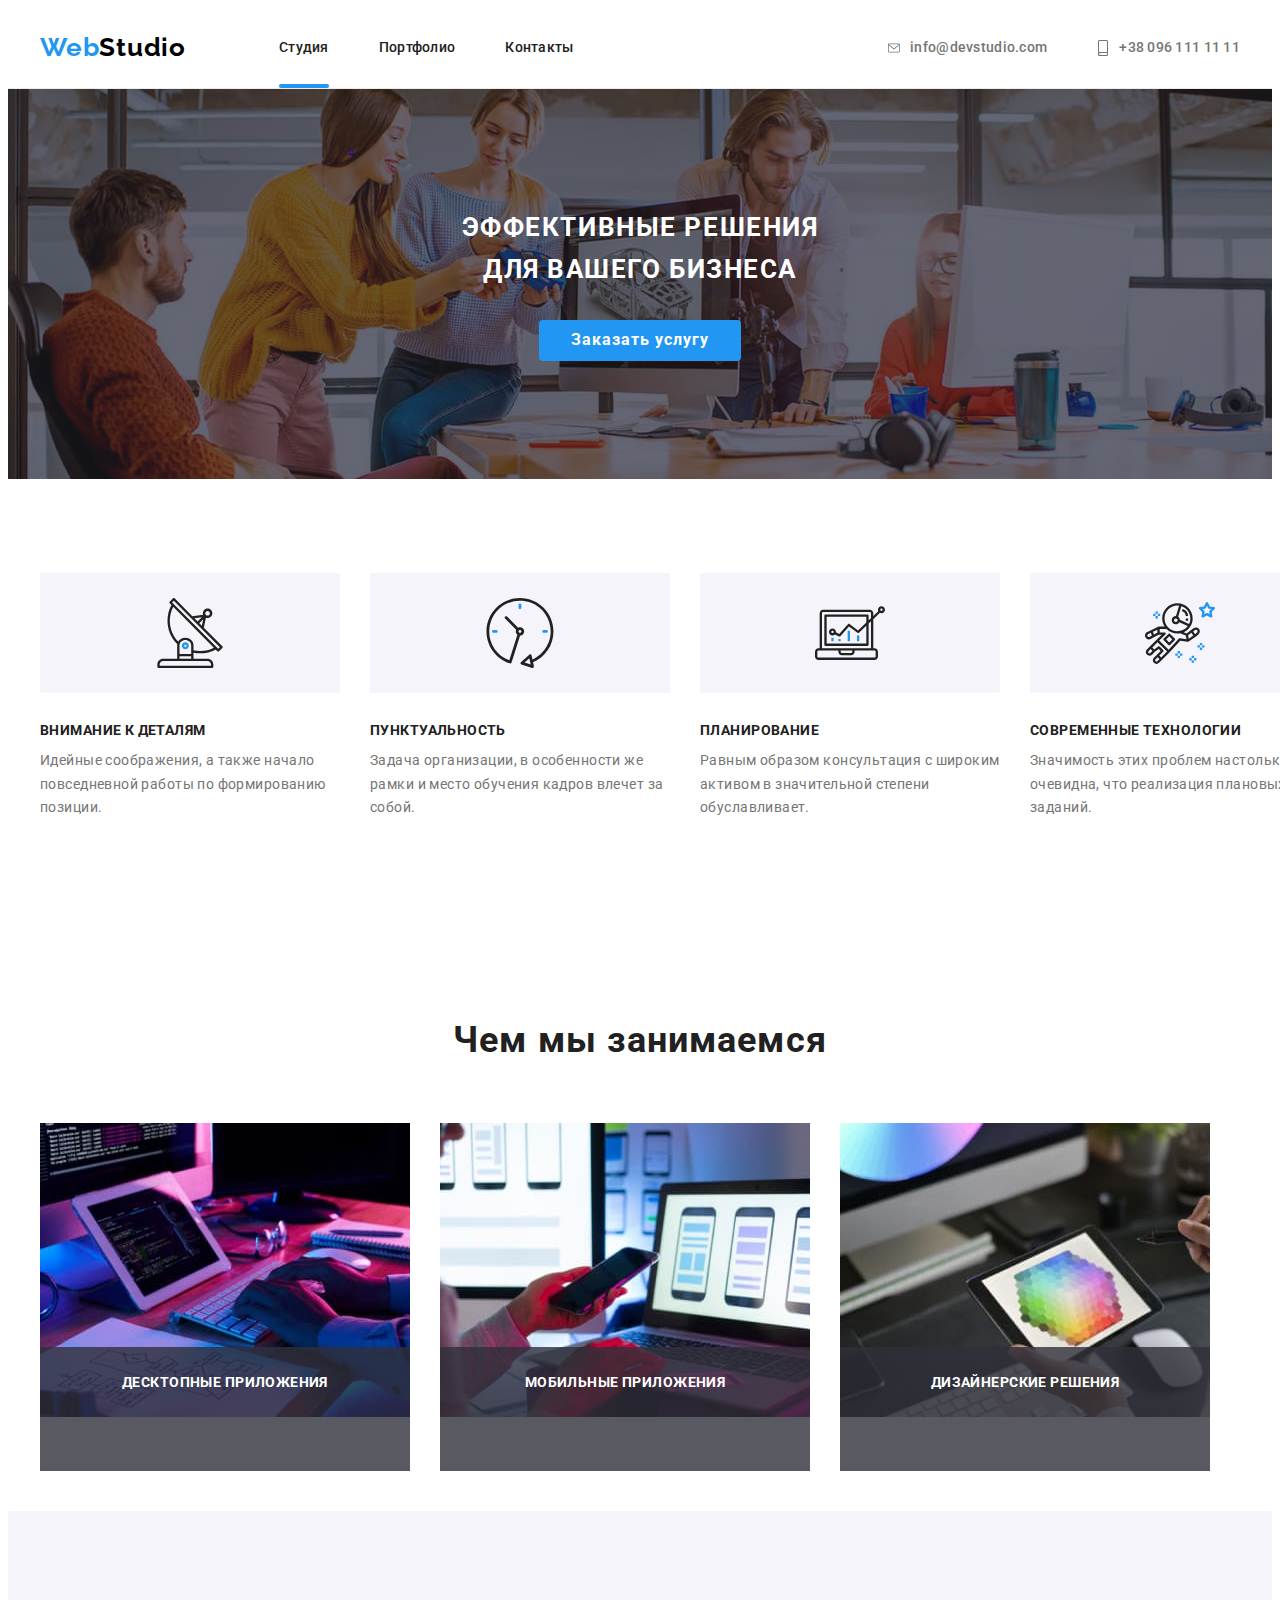
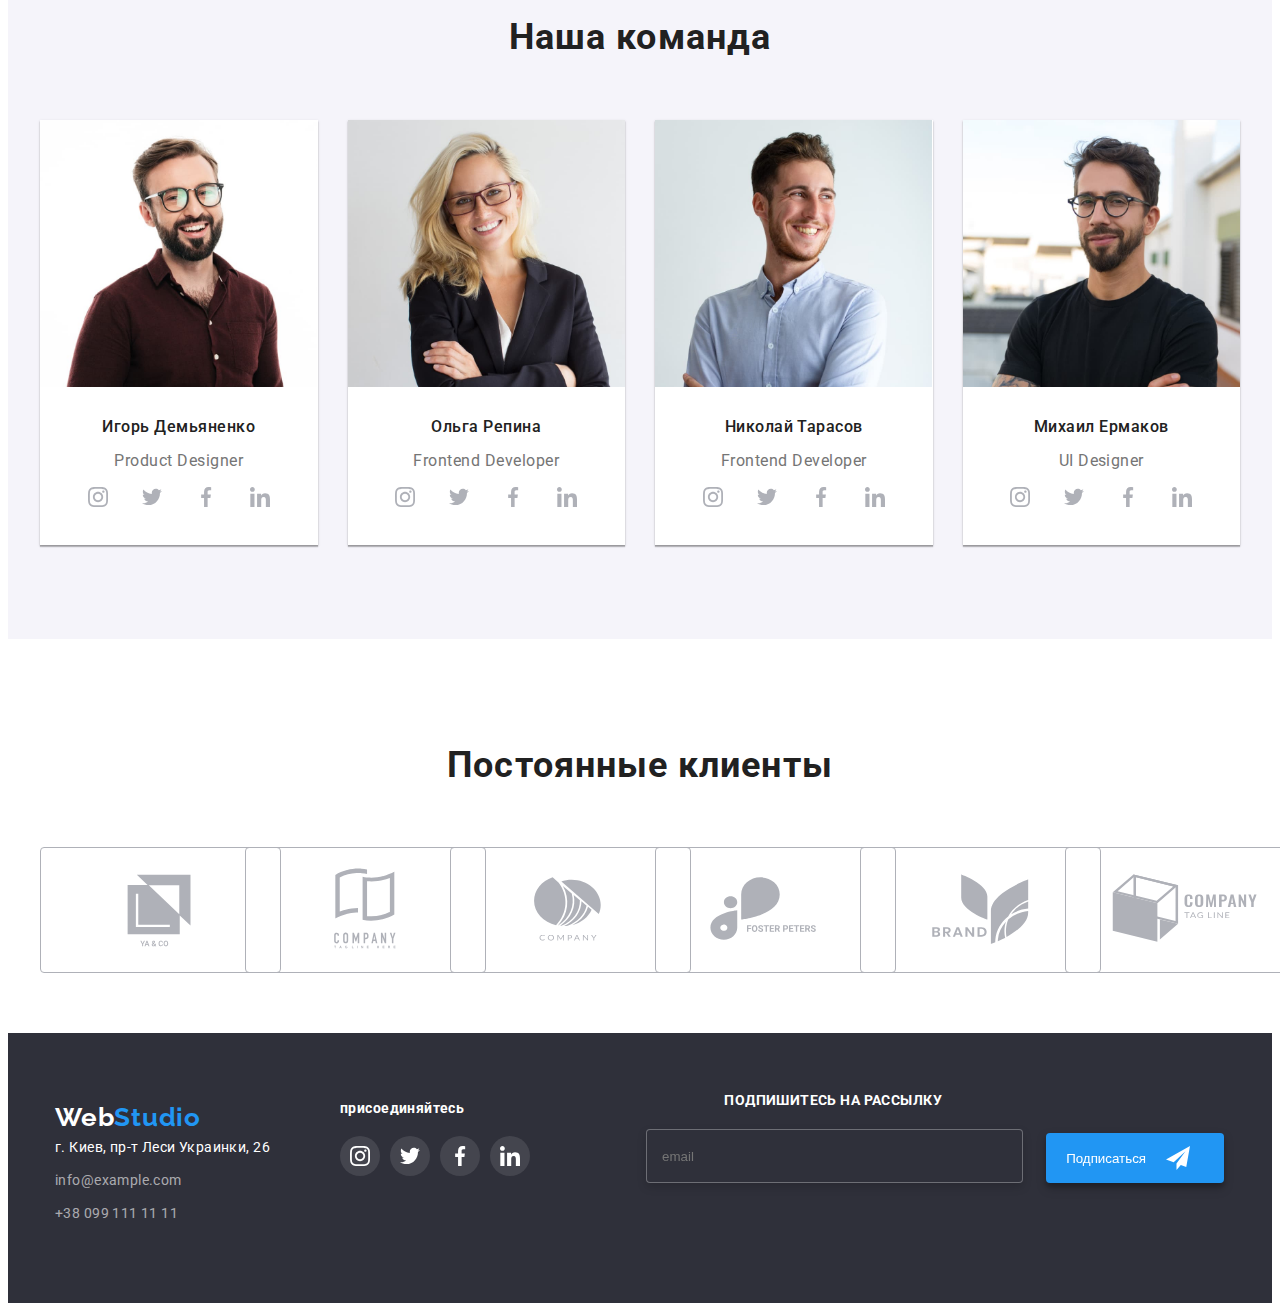
<file: index.html>
<!DOCTYPE html>
<html lang="ru">

<head>
    <meta charset="UTF-8">
    <meta http-equiv="X-UA-Compatible" content="IE=edge">
    <meta name="viewport" content="width=device-width, initial-scale=1.0">
    <title>Студия</title>
    <link
        href="https://fonts.googleapis.com/css2?family=Raleway:wght@700&family=Roboto:wght@400;500;700;900&display=swap"
        rel="stylesheet" />
    <link rel="stylesheet" href="https://cdnjs.cloudflare.com/ajax/libs/modern-normalize/1.1.0/modern-normalize.min.css"
        integrity="sha512-wpPYUAdjBVSE4KJnH1VR1HeZfpl1ub8YT/NKx4PuQ5NmX2tKuGu6U/JRp5y+Y8XG2tV+wKQpNHVUX03MfMFn9Q=="
        crossorigin="anonymous" referrerpolicy="no-referrer" />
    <!-- <link rel="stylesheet" href="css/style.css"> -->
    <link rel="stylesheet" href="css/main.min.css">

</head>

<body>
    <!-- header section -->

    <header class="header">
        <div class="container ">

            <nav class="header-nav">
                <a class="logo list" href="./index.html"> <span class="logo--blue">Web</span><span
                        class="logo--black">Studio</span>
                </a>
                <ul class="nav-list list ">
                    <li class="nav-list__item"> <a class="nav-list__link current " href="">Студия</a></li>
                    <li class="nav-list__item"> <a class="nav-list__link" href="./portfolio.html">Портфолио</a></li>
                    <li class="nav-list__item"> <a class="nav-list__link" href="">Контакты</a></li>
                </ul>
                
            </nav>
            <div class="contact">
            
                <a class="contact__mail-tell" href="mailto:info@devstudio.com"><svg height="16" class="contact__icon">
                        <use href="./images/sprite.svg#icon-envelope-hover"></use>
                    </svg> info@devstudio.com</a>

                <a class="contact__mail-tell" href="tell:+380961111111"><svg width="12" height="16"
                        class="contact__icon">
                        <use href="./images/sprite.svg#icon-smartphone"></use>
                    </svg> +38 096 111 11 11</a>
            </div>
            <button  class="open-buttom" type="button"> <svg class="open-icon-buttom">
                <use href="./images/spritetree.svg#nmenu_24px"></use>
            </svg></button>
        </div>

        <div  class="header-menu is-hidden">
            <div  class="container-menu">
            <button class="close-buttom-header">
                <svg class="close-menu">
                    <use href="./images/spritetwo.svg#nclose_24px"></use>
                </svg>
         </button>
         <ul class="menu-list list">
             <li class="menu-list__item"> <a href="" class="menu-link">Студия</a> </li>
            <li class="menu-list__item"> <a href="" class="menu-link">Портфолио</a> </li>
            <li class="menu-list__item"> <a href="" class="menu-link">Контакты</a> </li>
         </ul>

        
        <div><ul class="menu-contact list">
            <li class="menu-contact__link "> <a class="menu-contact__link-big menu-contact__link-big-small"
                    href="tel:+380961111111">+38 096 111 11 11</a></li>
            <li class="menu-contact__link"> <a href="mailto: info@devstudio.com"
                    class="menu-contact__link-big-small">info@devstudio.com</a></li>
        </ul>
        
        <ul class="header-menu__social list">
            <li class="header-menu__soc-side">Instagram</li>
            <li class="header-menu__soc-side">Twitter</li>
            <li class="header-menu__soc-side">Facebook</li>
            <li class="header-menu__soc-side">LinkedIn</li>
        </ul></div>
        </div>
        </div>
       
    </header>

    <!-- main -->
    <main>
        <!-- banner section -->
        <section class="banner-section">

            <h1 class="banner-section__title">Эффективные решения <br /> для вашего бизнеса</h1>
            <div class="banner-section__pad-but"><button class="buttom" data-modal-open type="button">Заказать услугу
                </button></div>
        </section>

        <!-- features -->
        <section class="section">
            <div class="container">
                <ul class="list featires-icon-list">
                    <li class="featires-icon-list__list-item-icon ">
                        <div class="featires__icon">
                            <svg height="70" class="__icon">
                                <use href="./images/sprite.svg#icon-antenna-1"></use>
                            </svg>
                        </div>
                        <h3 class="features__title">Внимание к деталям</h3>
                        <p class="features__paragraph">Идейные соображения, а также начало повседневной работы по
                            формированию
                            позиции.</p>
                    </li>


                    <li class="featires-icon-list__list-item-icon ">
                        <div class="featires__icon">
                            <svg height="70" class="__icon">
                                <use href="./images/sprite.svg#icon-clock-11"></use>
                            </svg>
                        </div>
                        <h3 class="features__title">Пунктуальность</h3>
                        <p class="features__paragraph">Задача организации, в особенности же рамки и место обучения
                            кадров
                            влечет
                            за
                            собой.</p>
                    </li>

                    <li class="featires-icon-list__list-item-icon ">
                        <div class="featires__icon">
                            <svg height="70" class="__icon">
                                <use href="./images/sprite.svg#icon-diagram-1"></use>
                            </svg>
                        </div>
                        <h3 class="features__title">Планирование</h3>
                        <p class="features__paragraph">Равным образом консультация с широким активом в значительной
                            степени
                            обуславливает.</p>
                    </li>

                    <li class="featires-icon-list__list-item-icon ">
                        <div class="featires__icon">
                            <svg height="70" class="__icon">
                                <use href="./images/sprite.svg#icon-astronaut-1"></use>
                            </svg>
                        </div>
                        <h3 class="features__title">Современные технологии</h3>
                        <p class="features__paragraph">Значимость этих проблем настолько очевидна, что реализация
                            плановых
                            заданий.
                        </p>
                    </li>
                </ul>

            </div>
        </section>
        <!-- whot we do -->
        <section class="section whotwedo-section">
            <div class="container">
                <h2 class="section__title">Чем мы занимаемся</h2>
                <ul class="list whotwedo-list">
                    <li class="whotwedo-list-item"> <a href="" class="whotwedo-list__img">
                        <img srcset="./images/desktop/box1x-min.jpg 2x"  src="./images/desktop/box1-min.jpg" alt="чем занимаемся 1" >
                                
                                
                            <p class="whotwedo-list__text">Десктопные приложения</p>
                        </a></li>
                    <li class="whotwedo-list-item"> <a href="" class="whotwedo-list__img"> <img srcset="./images/desktop/box2x-min.jpg 2x"
                                src="./images/desktop/box2-min.jpg" alt="чем занимаемся 2" width="370">
                            <p class="whotwedo-list__text">Мобильные приложения</p>
                        </a>

                    </li>

                    <li class="whotwedo-list-item"> <a href="" class="whotwedo-list__img"> <img srcset="./images/desktop/box3x-min.jpg 2x"
                                src="./images/desktop/box3-min.jpg" alt="чем занимаемся 3" width="370">
                            <p class="whotwedo-list__text">Дизайнерские решения</p>
                        </a>
                    </li>
                </ul>
            </div>



        </section>

        <!--Our team  -->
        <section class="section ourtaem-section">
            <div class="container">
                <h2 class="section__title">Наша команда</h2>
                <ul class="list our-team-list">
                    <li class="our-team-list__item">
                            
                        <picture>
                            <source srcset="./images/desktop/igor2x.jpg 2x, ./images/desktop/igor.jpg 1x" media="(min-width: 1200px)">
                            <source srcset="./images/tablet/igor2x.jpg, 2x ./images/tablet/igor.jpg 1x" media="(min-width: 768px)">
                            <source srcset="./images/mobile/igor2x.jpg 2x, ./images/mobile/igor.jpg 1x" media="(min-width: 320px)">
                            <img class="our-team-list__img" src="./images/mobile/igor.jpg" alt="Игорь">
                        </picture>
                        <div>
                            <h3 class="ourtaem-section__title">Игорь Демьяненко</h3>
                            <p class="our-team-list__paragraph">Product Designer</p>
                            <ul class="our-team-list__contact">
                                <li class="our-team-list__social">
                                    <a href=" " class="our-team__icon"><svg class="" width="20" height="20">
                                            <use href="./images/sprite.svg#icon-instagram-2"> </use>
                                        </svg></a>

                                </li>
                                <li class="our-team-list__social">
                                    <a href="" class="our-team__icon"> <svg class="" width="20" height="20">
                                            <use href="./images/sprite.svg#icon-twitter-1"></use>
                                        </svg></a>

                                </li>
                                <li class="our-team-list__social">
                                    <a href="" class="our-team__icon"> <svg class="" width="20" height="20">
                                            <use href="./images/sprite.svg#icon-facebook-1"></use>
                                        </svg></a>

                                </li>
                                <li class="our-team-list__social">
                                    <a href="" class="our-team__icon"><svg class="" width="20" height="20">
                                            <use href="./images/sprite.svg#icon-linkedin-1"></use>
                                        </svg></a>

                                </li>
                            </ul>
                        </div>


                    </li>
                    <li class="our-team-list__item">
                        <picture>
                            <source srcset="./images/desktop/olga2x.jpg 2x, ./images/desktop/olga.jpg 1x"
                                media="(min-width: 1200px)">
                            <source srcset="./images/tablet/olga2x.jpg 2x, ./images/tablet/olga.jpg 1x" media="(min-width: 768px)">
                            <source srcset="./images/mobile/olga2x.jpg 2x, ./images/mobile/olga.jpg 1x" media="(min-width: 320px)">
                            <img class="our-team-list__img" src="./images/mobile/olga.jpg" alt="Ольга Репина" >
                        </picture>
                        
                        <h3 class="ourtaem-section__title">Ольга Репина</h3>
                        <p class="our-team-list__paragraph">Frontend Developer</p>
                        <ul class="our-team-list__contact">
                            <li class="our-team-list__social">
                                <a href=" " class="our-team__icon"><svg class="" width="20" height="20">
                                        <use href="./images/sprite.svg#icon-instagram-2"> </use>
                                    </svg></a>

                            </li>
                            <li class="our-team-list__social">
                                <a href="" class="our-team__icon"> <svg class="" width="20" height="20">
                                        <use href="./images/sprite.svg#icon-twitter-1"></use>
                                    </svg></a>

                            </li>
                            <li class="our-team-list__social">
                                <a href="" class="our-team__icon"> <svg class="" width="20" height="20">
                                        <use href="./images/sprite.svg#icon-facebook-1"></use>
                                    </svg></a>

                            </li>
                            <li class="our-team-list__social">
                                <a href="" class="our-team__icon"><svg class="" width="20" height="20">
                                        <use href="./images/sprite.svg#icon-linkedin-1"></use>
                                    </svg></a>

                            </li>
                        </ul>

                    </li>
                    <li class="our-team-list__item">

                        <picture>
                            <source srcset="./images/desktop/nick2x.jpg 2x, ./images/desktop/nick.jpg 1x" media="(min-width: 1200px)">
                            <source srcset="./images/tablet/nick2x.jpg 2x, ./images/tablet/nick.jpg 1x" media="(min-width: 768px)">
                            <source srcset="./images/mobile/nick2x.jpg 2x, ./images/mobile/nick.jpg 1x" media="(min-width: 320px)">
                            <img class="our-team-list__img" src="./images/mobile/nick.jpg" alt="Николай Тарасов">
                        </picture>
                        <h3 class="ourtaem-section__title">Николай Тарасов</h3>
                        <p class="our-team-list__paragraph">Frontend Developer</p>
                        <ul class="our-team-list__contact list">
                            <li class="our-team-list__social">
                                <a href=" " class="our-team__icon"><svg class="" width="20" height="20">
                                        <use href="./images/sprite.svg#icon-instagram-2"> </use>
                                    </svg></a>

                            </li>
                            <li class="our-team-list__social">
                                <a href="" class="our-team__icon"> <svg class="" width="20" height="20">
                                        <use href="./images/sprite.svg#icon-twitter-1"></use>
                                    </svg></a>

                            </li>
                            <li class="our-team-list__social">
                                <a href="" class="our-team__icon"> <svg class="" width="20" height="20">
                                        <use href="./images/sprite.svg#icon-facebook-1"></use>
                                    </svg></a>

                            </li>
                            <li class="our-team-list__social">
                                <a href="" class="our-team__icon"><svg class="" width="20" height="20">
                                        <use href="./images/sprite.svg#icon-linkedin-1"></use>
                                    </svg></a>

                            </li>
                        </ul>


                    </li>
                    <li class="our-team-list__item">

                        <picture>
                            <source srcset="./images/desktop/misha2x.jpg 2x, ./images/desktop/misha.jpg 1x" media="(min-width: 1200px)">
                            <source srcset="./images/tablet/misha2x.jpg 2x, ./images/tablet/misha.jpg 1x" media="(min-width: 768px)">
                            <source srcset="./images/mobile/misha2x.jpg 2x, ./images/mobile/misha.jpg 1x" media="(min-width: 320px)">
                            <img class="our-team-list__img" src="./images/mobile/misha.jpg" alt="Михаил Ермаков">
                        </picture>
                        <h3 class="ourtaem-section__title">Михаил Ермаков</h3>
                        <p class="our-team-list__paragraph">UI Designer</p>
                        <ul class="our-team-list__contact">
                            <li class="our-team-list__social">
                                <a href=" " class="our-team__icon"><svg class="" width="20" height="20">
                                        <use href="./images/sprite.svg#icon-instagram-2"> </use>
                                    </svg></a>

                            </li>
                            <li class="our-team-list__social">
                                <a href="" class="our-team__icon"> <svg class="" width="20" height="20">
                                        <use href="./images/sprite.svg#icon-twitter-1"></use>
                                    </svg></a>

                            </li>
                            <li class="our-team-list__social">
                                <a href="" class="our-team__icon"> <svg class="" width="20" height="20">
                                        <use href="./images/sprite.svg#icon-facebook-1"></use>
                                    </svg></a>

                            </li>
                            <li class="our-team-list__social">
                                <a href="" class="our-team__icon"><svg class="" width="20" height="20">
                                        <use href="./images/sprite.svg#icon-linkedin-1"></use>
                                    </svg></a>

                            </li>
                        </ul>


                    </li>
                </ul>
            </div>
        </section>
        <!-- clients -->
        <section>
            <div class="container section">
                <h2 class="section__title">Постоянные клиенты</h2>
                <ul class="list clients">
                    <li class="clients__company">
                        <svg class="clients__icon" width="170" height="92">
                            <use href="./images/sprite.svg#icon-ya-co"> </use>
                        </svg>
                    </li>
                    <li class="clients__company">
                        <svg class="clients__icon" width="170" height="92">
                            <use href="./images/sprite.svg#icon-tagline"></use>
                        </svg>
                    </li>
                    <li class="clients__company">
                        <svg class="clients__icon" width="170" height="92">
                            <use href="./images/sprite.svg#icon-company"></use>

                        </svg>
                    </li>
                    <li class="clients__company">
                        <svg class="clients__icon" width="170" height="92">
                            <use href="./images/sprite.svg#icon-fosters"></use>
                        </svg>
                    </li>
                    <li class="clients__company">
                        <svg class="clients__icon" width="170" height="92">
                            <use href="./images/sprite.svg#icon-brand"></use>
                        </svg>
                    </li>
                    <li class="clients__company">
                        <svg class="clients__icon" width="170" height="92">
                            <use href="./images/sprite.svg#icon-taglane-company"></use>
                        </svg>
                    </li>
                </ul>
            </div>
        </section>

    </main>


    <!-- footer -->
    <footer class="footer">
        <div class="container section">
            <div class="footer__tab">
                <div class="footer__contact">
                    <a class="logo" href="/"> <span class="logo--white">Web</span><span class="logo--blue">Studio</span></a>
                
                
                    <address class="footer__address">г. Киев, пр-т Леси Украинки, 26</address>
                    <div class="footer__mail"> <a class="footer__tell-mail" href="mailto:info@example.com">info@example.com</a>
                    </div>
                    <a class="footer__tell-mail" href="tell:+380991111111">+38 099 111 11 11</a>
                </div>
                
                <div class="footer__join-us">
                    <h2 class="footer__join">присоединяйтесь</h2>
                    <ul class="social-list list">
                        <li>
                            <a href="" class="social-list__item"><svg class="social-list__icon" width="20" height="20">
                                    <use href="./images/sprite.svg#icon-instagram-2"> </use>
                                </svg></a>
                
                        </li>
                        <li>
                            <a href="" class="social-list__item"> <svg class="social-list__icon" width="20" height="20">
                                    <use href="./images/sprite.svg#icon-twitter-1"></use>
                                </svg></a>
                
                        </li>
                        <li>
                            <a href="" class="social-list__item"> <svg class="social-list__icon" width="20" height="20">
                                    <use href="./images/sprite.svg#icon-facebook-1"></use>
                                </svg></a>
                
                        </li>
                        <li>
                            <a href="" class="social-list__item"><svg class="social-list__icon" width="20" height="20">
                                    <use href="./images/sprite.svg#icon-linkedin-1"></use>
                                </svg></a>
                
                        </li>
                    </ul>
                </div>
            </div>
            

            <form name="email classsub-email">
                <label class="footer-sub">
                    <div class="footer__sub-section"><span class="sub-name">Подпишитесь на рассылку</span>
                    <input type="email" name="email" placeholder="email" class="sub-input" /></div>
                    
                    <button class="sub-buttom " type="submit">Подписаться <span class="icon"></span> </button>
                </label>

            </form>

        </div>

    </footer>
    <!-- modal -->
    <div class="backdrop  is-hidden" data-modal>

        <div class="modal">
            <button data-modal-close class="modal__close-buttom" type="button">
                </button>

            <form action="" method="GET">
                <p class="modal__title">Оставьте свои данные, мы вам перезвоним</p>
                <div class="modal__label-container"><label for="name-inpet" class="modal__input-text"> Имя </label>
                    <div class="modal__input-wrap">
                        <input type="text" name="name" id="name-inpet" class="modal__input" autofocus>
                        <svg class="modal__icon" width="18" height="18">
                            <use href="./images/seconds.svg#nperson-black-18dp-1"></use>
                        </svg>
                    </div>
                </div>

                <div class="modal__label-container"><label for="input-tell" class="modal__input-text">Телефон</label>
                    <div class="modal__input-wrap">
                        <input type="tel" name="tell" id="input-tell" class="modal__input">
                        <svg class="modal__icon" width="18" height="18">
                            <use href="./images/seconds.svg#nphone-black-18dp-1"></use>
                        </svg>
                    </div>
                </div>

                <div class="modal__label-container"> <label for="email" class="modal__input-text">Почта</label>

                    <div class="modal__input-wrap">
                        <input type="email" name="email" id="email" class="modal__input">
                        <svg class="modal__icon" width="18" height="18">
                            <use href="./images/seconds.svg#nemail-black-18dp-1"></use>
                        </svg>
                    </div>
                </div>

                <div class="modal__label-container"><label for="comment" class="modal__input-text"> Комментарий</label>
                    <textarea class="model__comment" name="user-comment" id="comment" placeholder="Введите текст"
                        cols="30" rows="10"></textarea>
                </div>

                <div class="modal__label-container"><input type="checkbox" class=" phantome-input visually-hidden"
                        name="user-promition" id="check-box">
                    <label class="modal__check-text" for="check-box"><span><svg width="22" height="22"
                                class="phantom-check">
                                <use href="./images/seconds.svg#nVector"></use>
                            </svg></span>Соглашаюсь с рассылкой и принимаю &nbsp;<a href=""> Условия
                            договора</a></label>
                </div>

                <buttom class="buttom-modal" type="submit">Отправить</buttom>


            </form>
        </div>


    </div>
   <script src="./js/menu.js"></script>
    <script src="./js/modal.js"></script>
   

</body>

</html>
</file>
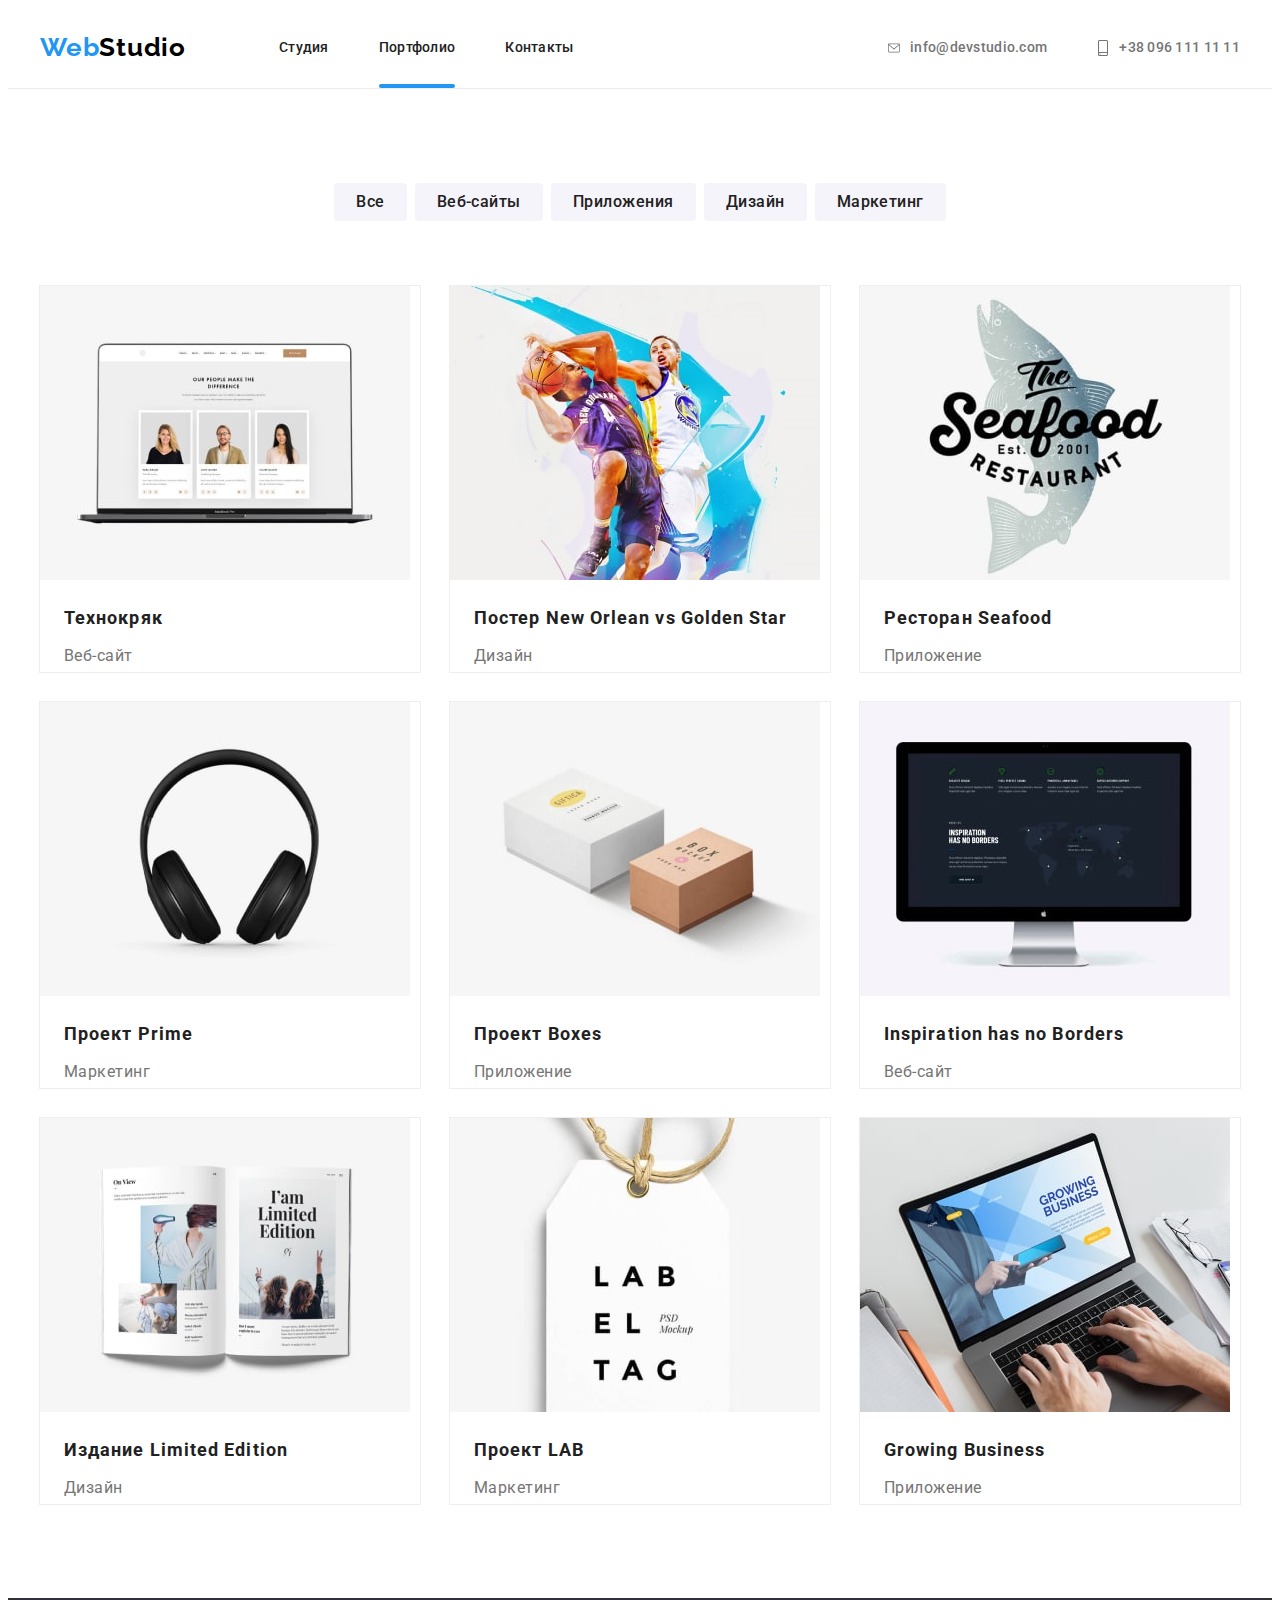
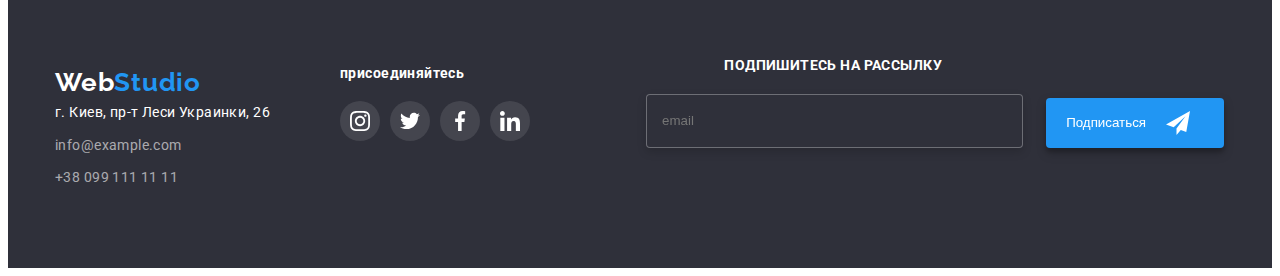
<file: portfolio.html>
<!DOCTYPE html>
<html lang="ru">

<head>
    <meta charset="UTF-8">
    <meta http-equiv="X-UA-Compatible" content="IE=edge">
    <meta name="viewport" content="width=device-width, initial-scale=1.0">
    <title>Студия</title>
    <link href="https://fonts.googleapis.com/css2?family=Raleway:wght@700&family=Roboto:wght@400;500;700;900&display=swap"
        rel="stylesheet" />
    <link rel="stylesheet" href="https://cdnjs.cloudflare.com/ajax/libs/modern-normalize/1.1.0/modern-normalize.min.css"
        integrity="sha512-wpPYUAdjBVSE4KJnH1VR1HeZfpl1ub8YT/NKx4PuQ5NmX2tKuGu6U/JRp5y+Y8XG2tV+wKQpNHVUX03MfMFn9Q=="
        crossorigin="anonymous" referrerpolicy="no-referrer" />
    <link rel="stylesheet" href="css/style.css">
    <link rel="stylesheet" href="css/main.min.css">
</head>

<body style="font-family: roboto;">
    <!-- header section -->
<header class="header">
    <div class="container ">

        <nav class="header-nav">
            <a class="logo list" href="./index.html"> <span class="logo--blue">Web</span><span
                    class="logo--black">Studio</span>
            </a>
            <ul class="nav-list list ">
                <li class="nav-list__item"> <a class="nav-list__link" href="./index.html">Студия</a></li>
                <li class="nav-list__item"> <a class="nav-list__link current" href="./portfolio.html">Портфолио</a></li>
                <li class="nav-list__item"> <a class="nav-list__link" href="">Контакты</a></li>
            </ul>

        </nav>
        <div class="contact">

            <a class="contact__mail-tell" href="mailto:info@devstudio.com"><svg height="16" class="contact__icon">
                    <use href="./images/sprite.svg#icon-envelope-hover"></use>
                </svg> info@devstudio.com</a>

            <a class="contact__mail-tell" href="tell:+380961111111"><svg width="12" height="16" class="contact__icon">
                    <use href="./images/sprite.svg#icon-smartphone"></use>
                </svg> +38 096 111 11 11</a>
        </div>
        <button class="open-buttom" type="button"> <svg class="open-icon-buttom">
                <use href="./images/spritetree.svg#nmenu_24px"></use>
            </svg></button>
    </div>

    <div class="header-menu is-hidden">
        <div class="container-menu">
            <button class="close-buttom-header">
                <svg class="close-menu">
                    <use href="./images/spritetwo.svg#nclose_24px"></use>
                </svg>
            </button>
            <ul class="menu-list list">
                <li class="menu-list__item"> <a href="" class="menu-link">Студия</a> </li>
                <li class="menu-list__item"> <a href="" class="menu-link">Портфолио</a> </li>
                <li class="menu-list__item"> <a href="" class="menu-link">Контакты</a> </li>
            </ul>


            <div>
                <ul class="menu-contact list">
                    <li class="menu-contact__link "> <a class="menu-contact__link-big menu-contact__link-big-small"
                            href="tel:+380961111111">+38 096 111 11 11</a></li>
                    <li class="menu-contact__link"> <a href="mailto: info@devstudio.com"
                            class="menu-contact__link-big-small">info@devstudio.com</a></li>
                </ul>

                <ul class="header-menu__social list">
                    <li class="header-menu__soc-side">Instagram</li>
                    <li class="header-menu__soc-side">Twitter</li>
                    <li class="header-menu__soc-side">Facebook</li>
                    <li class="header-menu__soc-side">LinkedIn</li>
                </ul>
            </div>
        </div>
    </div>

</header>

    <!-- main -->
    <main class="section">
        <div class="container">
            <ul class="list filter-nav">
                <li class="buttom-list">
                    <button class="filter-butom" type="button">Все</button>
                </li>
                <li class="buttom-list">
                    <button class="filter-butom" type="button">Веб-сайты</button>
                </li>
                <li class="buttom-list">
                    <button class="filter-butom" type="button">Приложения</button>
                </li>
                <li class="buttom-list">
                    <button class="filter-butom" type="button">Дизайн</button>
                </li>
                <li class="buttom-list">
                    <button class="filter-butom" type="button">Маркетинг</button>
                </li>
            </ul>

            <ul class="list spec">
                <li class="spec__cards">
                    
                    <div class="spec__cart-wrap">
                        <picture>
                            <source srcset="./images/desktop/portfolio-desktop/firstx.jpg 2x, ./images/desktop/portfolio-desktop/first.jpg  1x" media="(min-width: 1200px)">
                            <source srcset="./images/tablet/tablet-portfolio/firstx.jpg 2x, ./images/tablet/tablet-portfolio/firstx.jpg 1x"
                        media="(min-width: 768px)"> 
                            <source srcset="./images/mobile/mobile-portfolio/firstx.jpg 2x, ./images/mobile/mobile-portfolio/first.jpg 1x" media="(min-width: 320px)">
                            <img class="spec__cards-img" src="./images/mobile/mobile-portfolio/first.jpg" alt="Технокряк" min-width="370">
                        </picture>
                        <p class="spec__info">Технокряк это современная площадка распространения коронавируса. Компании используют эту платформу для цифрового
                    шпионажа и атак на защищённые сервера конкурентов.</p>
                </div>
                    <div>
                        <h2 class="spec__title">Технокряк</h2>
                        <p class="spec__specilization">Веб-сайт</p>
                    </div>



                </li>
                <li class="spec__cards">
                    <picture>
                        <source srcset="./images/desktop/portfolio-desktop/secondx.jpg 2x, ./images/desktop/portfolio-desktop/second.jpg  1x"
                            media="(min-width: 1200px)">
                        <source srcset="./images/tablet/tablet-portfolio/secondx.jpg 2x, ./images/tablet/tablet-portfolio/secondx.jpg 1x"
                            media="(min-width: 768px)">
                        <source srcset="./images/mobile/mobile-portfolio/secondx.jpg 2x, ./images/mobile/mobile-portfolio/second.jpg 1x"
                            media="(min-width: 320px)">
                        <img class="spec__cards-img" src="./images/mobile/mobile-portfolio/second.jpg" alt="Дизайн" width="370">
                    </picture>
                    <div class="border-item">
                        <h2 class="spec__title">Постер New Orlean vs Golden Star</h2>
                        <p class="spec__specilization">Дизайн</p>
                    </div>

                </li>
                <li class="spec__cards">
                    <picture>
                        <source
                            srcset="./images/desktop/portfolio-desktop/thirdx.jpg 2x, ./images/desktop/portfolio-desktop/third.jpg  1x"
                            media="(min-width: 1200px)">
                    <source srcset="./images/tablet/tablet-portfolio/thirdx.jpg 2x, ./images/tablet/tablet-portfolio/third.jpg 1x"
                        media="(min-width: 768px)">
                        <source srcset="./images/mobile/mobile-portfolio/thirdx.jpg 2x, ./images/mobile/mobile-portfolio/third.jpg 1x"
                            media="(min-width: 320px)">
                        <img class="spec__cards-img" src="./images/mobile/mobile-portfolio/third.jpg" alt="Ресторан Seafood" width="370">
                    </picture>
                    <h2 class="spec__title">Ресторан Seafood</h2>
                    <p class="spec__specilization">Приложение</p>

                </li>
                <li class="spec__cards">
                    <picture>
                        <source srcset="./images/desktop/portfolio-desktop/forthx.jpg 2x, ./images/desktop/portfolio-desktop/forth.jpg  1x"
                            media="(min-width: 1200px)">
                        <source srcset="./images/tablet/tablet-portfolio/forthx.jpg 2x, ./images/tablet/tablet-portfolio/forth.jpg 1x"
                            media="(min-width: 768px)">
                        <source srcset="./images/mobile/mobile-portfolio/forthx.jpg 2x, ./images/mobile/mobile-portfolio/forth.jpg 1x"
                            media="(min-width: 320px)">
                        <img class="spec__cards-img" src="./images/mobile/mobile-portfolio/forth.jpg" alt="Проект Prime" width="370">
                    </picture>
                    <h2 class="spec__title">Проект Prime</h2>
                    <p class="spec__specilization">Маркетинг</p>

                </li>
                <li class="spec__cards">
                     <picture>
                        <source srcset="./images/desktop/portfolio-desktop/fifthx.jpg 2x, ./images/desktop/portfolio-desktop/fifth.jpg  1x"
                            media="(min-width: 1200px)">
                    <source srcset="./images/tablet/tablet-portfolio/fifthx.jpg 2x, ./images/tablet/tablet-portfolio/fifth.jpg 1x"
                        media="(min-width: 768px)">
                        <source srcset="./images/mobile/mobile-portfolio/fifthx.jpg 2x, ./images/mobile/mobile-portfolio/fifthx.jpg 1x"
                            media="(min-width: 320px)">
                        <img class="spec__cards-img" src="./images/mobile/mobile-portfolio/fifthx.jpg" alt="Проект Boxes" width="370">
                    </picture>
                    <h2 class="spec__title">Проект Boxes</h2>
                    <p class="spec__specilization">Приложение</p>

                </li>
                <li class="spec__cards">
                    <picture>
                        <source srcset="./images/desktop/portfolio-desktop/sixthx.jpg 2x, ./images/desktop/portfolio-desktop/sixth.jpg  1x"
                            media="(min-width: 1200px)">
                            
                        <source srcset="./images/tablet/tablet-portfolio/sixthx.jpg 2x, ./images/tablet/tablet-portfolio/sixth.jpg 1x"
                            media="(min-width: 768px)">
                        <source srcset="./images/mobile/mobile-portfolio/sixthx.jpg 2x, ./images/mobile/mobile-portfolio/sixthx.jpg 1x"
                            media="(min-width: 320px)">
                        <img class="spec__cards-img" src="./images/mobile/mobile-portfolio/sixthx.jpg " alt="Inspiration has no Borders" width="370">
                    </picture>
                    <h2 class="spec__title">Inspiration has no Borders</h2>
                    <p class="spec__specilization">Веб-сайт</p>

                </li>
                <li class="spec__cards">
                    <picture>
                        <source srcset="./images/desktop/portfolio-desktop/seventhx.jpg 2x, ./images/desktop/portfolio-desktop/seventh.jpg  1x"
                            media="(min-width: 1200px)">
                        <source srcset="./images/tablet/tablet-portfolio/seventhx.jpg 2x, ./images/tablet/tablet-portfolio/seventh.jpg 1x"
                           media="(min-width: 768px)">
                        <source srcset="./images/mobile/mobile-portfolio/seventh.jpg 2x, ./images/mobile/mobile-portfolio/seventh.jpg 1x"
                            media="(min-width: 320px)">
                        <img class="spec__cards-img" src="./images/mobile/mobile-portfolio/seventh.jpg " alt="Издание Limited Edition"
                            width="370">
                    </picture>
                    <h2 class="spec__title">Издание Limited Edition</h2>
                    <p class="spec__specilization">Дизайн</p>

                </li>
                <li class="spec__cards">
                    <picture>
                        <source
                            srcset="./images/desktop/portfolio-desktop/eightthx.jpg 2x, ./images/desktop/portfolio-desktop/eightth.jpg  1x"
                            media="(min-width: 1200px)">
                        <source srcset="./images/tablet/tablet-portfolio/eightthx.jpg 2x, ./images/tablet/tablet-portfolio/eightth.jpg 1x"
                            media="(min-width: 768px)">
                        <source srcset="./images/mobile/mobile-portfolio/eightthx.jpg 2x, ./images/mobile/mobile-portfolio/eightthx.jpg 1x"
                            media="(min-width: 320px)">
                        <img class="spec__cards-img" src="./images/mobile/mobile-portfolio/eightthx.jpg " alt="Проект LAB"
                            width="370">
                    </picture>
                    <h2 class="spec__title">Проект LAB</h2>
                    <p class="spec__specilization">Маркетинг</p>

                </li>
                <li class="spec__cards">
                    <picture>
                        <source
                            srcset="./images/desktop/portfolio-desktop/ninethx.jpg 2x, ./images/desktop/portfolio-desktop/nineth.jpg 1x"
                            media="(min-width: 1200px)">
                        <source srcset="./images/tablet/tablet-portfolio/ninethx.jpg 2x ./images/tablet/tablet-portfolio/nineth.jpg 1x"
                            media="(min-width: 768px)">
                        <source srcset="./images/mobile/mobile-portfolio/ninethx.jpg, ./images/mobile/mobile-portfolio/nineth.jpg 1x"
                            media="(min-width: 320px)">
                        <img class="spec__cards-img" src="./images/mobile/mobile-portfolio/nineth.jpg" alt="Growing Business" width="370">
                    </picture>
                    <h2 class="spec__title">Growing Business</h2>
                    <p class="spec__specilization">Приложение</p>

                </li>

            </ul>
        </div>
    </main>


    <!-- footer -->
<footer class="footer">
    <div class="container section">
        <div class="footer__tab">
            <div class="footer__contact">
                <a class="logo" href="/"> <span class="logo--white">Web</span><span class="logo--blue">Studio</span></a>


                <address class="footer__address">г. Киев, пр-т Леси Украинки, 26</address>
                <div class="footer__mail"> <a class="footer__tell-mail"
                        href="mailto:info@example.com">info@example.com</a>
                </div>
                <a class="footer__tell-mail" href="tell:+380991111111">+38 099 111 11 11</a>
            </div>

            <div class="footer__join-us">
                <h2 class="footer__join">присоединяйтесь</h2>
                <ul class="social-list list">
                    <li>
                        <a href="" class="social-list__item"><svg class="social-list__icon" width="20" height="20">
                                <use href="./images/sprite.svg#icon-instagram-2"> </use>
                            </svg></a>

                    </li>
                    <li>
                        <a href="" class="social-list__item"> <svg class="social-list__icon" width="20" height="20">
                                <use href="./images/sprite.svg#icon-twitter-1"></use>
                            </svg></a>

                    </li>
                    <li>
                        <a href="" class="social-list__item"> <svg class="social-list__icon" width="20" height="20">
                                <use href="./images/sprite.svg#icon-facebook-1"></use>
                            </svg></a>

                    </li>
                    <li>
                        <a href="" class="social-list__item"><svg class="social-list__icon" width="20" height="20">
                                <use href="./images/sprite.svg#icon-linkedin-1"></use>
                            </svg></a>

                    </li>
                </ul>
            </div>
        </div>


        <form name="email classsub-email">
            <label class="footer-sub">
                <div class="footer__sub-section"><span class="sub-name">Подпишитесь на рассылку</span>
                    <input type="email" name="email" placeholder="email" class="sub-input" />
                </div>

                <button class="sub-buttom " type="submit">Подписаться <span class="icon"></span> </button>
            </label>

        </form>

    </div>

</footer>


<script src="./js/modal.js"></script>
</body>

</html>
</file>
<file: css/style.css>
/* var */
/* :root {
  --logo-black-color: #000000;
  --main-color: #212121;
  --secondary-color: #757575;
  --accent-color: #2196f3;
  --contact-color: rgba(255, 255, 255, 0.6);
  --main-background-color: #e5e5e5;
  --banner-color: #ffffff;
  --hower-bg-buttom-color: #188ce8;
  --buttom-bg: #f5f4fa;
  --secondary-bg-color: #2f303a;
  --border-solid: #ececec;
  --border-solid-secondary: #eeeeee;
  --our-team-bg: #f5f4fa;
  --icon-color: #afb1b8;
} */

/* body */
/* body {
  font-family: roboto, sans-serif;
  color: var(--main-color);
  background-color: var(--banner-color);
} */
/* h1,
h2,
h3,
h4,
h5,
h6,
p,
ul {
  padding: 0;
  margin: 0;
} */
/* img {
  display: block;
} */
/* .container {
  padding-left: 15px;
  padding-right: 15px;
  margin: 0 auto;

  width: 1200px;
} */
/* .section {
  padding: 94px 0;
} */
/* .list {
  list-style: none;
} */
/* .visually-hidden {
  position: absolute;
  width: 1px;
  height: 1px;
  margin: -1px;
  padding: 0;
  overflow: hidden;
  border: 0;
  clip: rect(0 0 0 0);
} */

/* header */
/* .header {
  border-bottom: 1px solid var(--border-solid);
}
.header-nav {
  display: flex;
  align-items: center;
}
.head-container {
  display: flex;
} */

/* logo */
/* .logo {
  font-family: Raleway;
  font-weight: 700;
  font-size: 26px;
  line-height: 1.38;
  letter-spacing: 0.03em;
  text-decoration: none;
}

.logo--blue {
  color: var(--accent-color);
}

.logo--black {
  color: var(--logo-black-color);
}
.logo--white {
  color: var(--banner-color);
} */
/* .nav-list {
  display: flex;
}
.nav-list .nav-list__item + .nav-list__item {
  margin-left: 50px;
}
.nav-list__item:first-child {
  margin-left: 93px;
}

.nav-list__link {
  color: var(--main-color);
  text-decoration: none;
  font-weight: 500;
  font-size: 14px;
  line-height: 1.14;
  letter-spacing: 0.02em;
  transition-property: color;
  transition-duration: 250ms;
  transition-timing-function: cubic-bezier(0.4, 0, 0.2, 1);
  display: block;
  padding: 32px 0px 0px 0px;
}

.current::after {
  display: flex;
  border-bottom: 4px solid var(--accent-color);
  content: "";
  margin-top: 28px;
  color: var(--accent-color);
  padding: 0;
  width: 100%;
  border-radius: 2px;
}

.nav-list__link:hover,
.nav-list__link:focus {
  color: var(--accent-color);
}

.contact__mail-tell :hover .service-icon {
  fill: var(--accent-color);
  color: var(--accent-color);
}
.contact__mail-tell {
  font-weight: 500;
  font-size: 14px;
  line-height: 1.14;
  letter-spacing: 0.02em;
  text-decoration: none;
  color: var(--secondary-color);
  margin-left: auto;
  display: flex;
  fill: var(--secondary-color);
  transition-property: color, fill;
  transition-duration: 250ms;
  transition-timing-function: cubic-bezier(0.4, 0, 0.2, 1);
}
.container .contact__mail-tell + .contact__mail-tell {
  margin-left: 50px;
}

.contact__header-icon {
  margin-right: 10px;
  padding: 0;
  display: inline-block;
  width: 12px;
  /* fill: var(--secondary-color) */
/* }
.contact__mail-tell:hover,
.contact__mail-tell:focus {
  color: var(--accent-color);
  fill: var(--accent-color);
}
.contact {
  display: flex;
  align-items: center;
  margin-left: auto;
}  */

/* .header-container {
  display: flex;
  margin: 0 auto;
  justify-content: end;
} */

/* main */

/* banner section */

/* .banner-section {
  background-color: var(--secondary-bg-color);
  background: rgba(47, 48, 58, 0.4);
  background-image: linear-gradient(
      rgba(47, 48, 58, 0.4),
      rgba(47, 48, 58, 0.4)
    ),
    url(../images/hero.jpg);
  background-repeat: no-repeat;
  background-position: center;
  background-size: cover;
  max-width: 1600px;
  margin: auto auto;
}
.banner-section {
  color: var(--banner-color);
  font-weight: 900;
  padding-top: 200px;
  margin-bottom: 30px;
}
.banner-section__title {
  font-size: 44px;
  line-height: 1.36;
  text-align: center;
  letter-spacing: 0.06em;
  text-transform: uppercase;
  color: var(--banner-color);
  margin-bottom: 40px;
}
.banner-section__pad-but {
  padding-bottom: 200px;
}
.buttom {
  color: var(--banner-color);
  background: var(--accent-color);
  font-family: inherit;
  cursor: pointer;
  font-weight: 700;
  font-size: 16px;
  line-height: 1.8;
  text-align: center;
  letter-spacing: 0.06em;
  display: block;
  margin: auto;
  padding: 6px 32px;
  transition-property: background-color;
  transition-duration: 25ms;
  transition-timing-function: cubic-bezier(0.4, 0, 0.2, 1);
  border: none;
  border-radius: 4px;
}

.buttom:focus,
.buttom:hover {
  background: var(--hower-bg-buttom-color);
}

.section__title {
  font-size: 36px;
  line-height: 1.16;
  text-align: center;
  letter-spacing: 0.03em;
  margin-bottom: 50px;
} */

/* features*/

/* .features {
  display: flex;
}
.features__item {
  flex-basis: calc((100% / 4) - 30px);
}
.features .features__item + .features__item {
  margin-left: 30px;
}
.features__title {
  font-weight: 700;
  font-size: 14px;
  line-height: 1.14;
  letter-spacing: 0.03em;
  text-transform: uppercase;
  margin-bottom: 10px;
}
.features__paragraph {
  color: var(--secondary-color);
  font-weight: normal;
  font-size: 14px;
  line-height: 1.7;
  letter-spacing: 0.03em;
}

.featires-icon-list {
  display: flex;
  align-items: baseline;
  flex-basis: calc((100% / 4)-30);
}

.featires-icon-list__item {
  background-color: var(--buttom-bg);
  width: 262px;
  height: 120px;
}
.featires-icon-list__item + .featires-icon-list__item {
  margin-left: 30px;
  margin-bottom: 30px;
}
.featires-icon-list__icon {
  margin-top: 25px;
  margin-left: 0;
  width: 70px;
  height: 70px;
  margin-left: 100px;
} */

/* whot we do section */

/* .whotwedo-section {
  padding-top: 0px;
}
.whotwedo-list {
  display: flex;
  flex-basis: calc((100% / 3) - 30px);
}

.whotwedo-list__img {
  position: relative;
  display: block;
}
.wwd > img {
  display: block;
}
.whotwedo-list-item + .whotwedo-list-item {
  margin-left: 30px;
}
.wwd-text li {
  font-weight: 700;
  font-size: 14px;
  line-height: 1, 142px;
  text-align: center;
  letter-spacing: 0.03em;
  text-transform: uppercase;
  color: var(--banner-color);
}
.whotwedo-list__text {
  position: absolute;
  top: 76%;
  right: 0;
  min-width: 370px;
  min-height: 70px;
  background-color: rgba(47, 48, 58, 0.8);
  padding-top: 27px;
  padding-bottom: 27px;

  font-weight: 700;
  font-size: 14px;
  line-height: 1, 142px;
  text-align: center;
  letter-spacing: 0.03em;
  text-transform: uppercase;
  color: var(--banner-color);
} */

/* our team */

/* .ourtaem-section {
  background-color: var(--our-team-bg);
}
.our-team-list {
  display: flex;
  flex-basis: calc((100% / 4)-30px);
}
.our-team__item {
  background-color: var(--banner-color);
}
.our-team-list .our-team__item + .our-team__item {
  margin-left: 30px;
}
.our-team__title {
  font-weight: 500;
  font-size: 16px;
  line-height: 1.19;
  letter-spacing: 0.03em;
  text-align: center;

  margin: 30px 0px 10px 0px;
}
.our-team__paragraph {
  font-size: 16px;
  line-height: 1.9;
  letter-spacing: 0.03em;
  color: var(--secondary-color);
  text-align: center;
}
.our-team__contact {
  display: flex;
  justify-content: center;
  margin: 16px 32px 30px 32px;
  align-items: center;

  border-radius: 50%;
}
.our-team__social {
  fill: var(--icon-color);
  height: 44px;
  width: 44px;
}

.our-team__social {
  display: flex;
  align-content: center;
  justify-content: center;
  transition-property: background-color;
  transition-duration: 250ms;
  transition-timing-function: cubic-bezier(0.4, 0, 0.2, 1);
}
.our-team__socialour-team__social + .our-team__social {
  margin-left: 10px;
}

.link-social-icon {
  display: flex;
  align-content: center;
  justify-content: center;
}
.our-team__social:hover {
  display: flex;
  background-color: var(--accent-color);
  border-radius: 50%;
  align-items: center;
  justify-content: center;
}
.our-team__icon {
  margin: auto;
  fill: var(--icon-color);
  transition-property: color;
  transition-duration: 250ms;
  transition-timing-function: cubic-bezier(0.4, 0, 0.2, 1);
}
.our-team__social:hover .our-team__icon {
  fill: var(--banner-color);
} */

/* clients */

/* .clients {
  display: flex;
  justify-content: center;
}

.client-logo + .client-logo {
  margin-right: 30px;
}
.clients__icon {
  border: 1px solid #afb1b8;
  border-radius: 4px;
  display: block;
  padding: 16px 32px;
  fill: #afb1b8;
  transition-property: border, fill;
  transition-duration: 250ms;
  transition-timing-function: cubic-bezier(0.4, 0, 0.2, 1);
}
.clients__company + .clients__company {
  margin-left: 30px;
}
.clients__company:hover > .clients__icon {
  border: var(--accent-color) solid 1px;
  fill: var(--accent-color);
  cursor: pointer;
} */
/* footer */

/* .footer-logo {
  display: block;
  margin: 0px 0 20px 0;
}

.footer__address {
  color: var(--banner-color);
  font-size: 14px;
  line-height: 1.7;
  letter-spacing: 0.03em;
  font-style: normal;

  display: block;
  margin-bottom: 9px;
}

.footer__mail {
  margin-bottom: 9px;
}

.footer__tell-mail {
  color: var(--contact-color);
  font-size: 14px;
  line-height: 1.7;
  letter-spacing: 0.03em;
  text-decoration: none;

  display: block;
  transition-property: color;
  transition-duration: 250ms;
  transition-timing-function: cubic-bezier(0.4, 0, 0.2, 1);
}

.footer__tell-mail:hover,
.footer__tell-mail:focus {
  color: var(--accent-color);
}
.footer {
  background-color: var(--secondary-bg-color);
  padding-top: 60px;
  padding-bottom: 60px;
}
.footer__join {
  font-size: 14px;
  line-height: 1, 14;
  letter-spacing: 0.03em;
  color: var(--banner-color);
  margin-bottom: 20px;
}
.social-list__icon {
  width: 20px;
  height: 20px;
  fill: var(--banner-color);
  margin: 10px;
  }
.social-list__item:hover {
  background-color: var(--hower-bg-buttom-color);
}
.footer > .container {
  display: flex;
  flex-basis: calc((100% / 3)-15px);
  align-items: center;
}
.social-list {
  display: flex;
}
.footer__contact {
  margin-right: 70px;
}
.social-list__item {
  display: block;
  width: 40px;
  height: 40px;
  border-radius: 50%;
  border: none;
  background-color: rgba(255, 255, 255, 0.1);
  padding: 0;
  transition-property: background-color;
  transition-duration: 250ms;
  transition-timing-function: cubic-bezier(0.4, 0, 0.2, 1);
}
.social-list__item {
  margin-right: 10px;
}
.sub-name {
  display: block;
  font-weight: 700;
  font-size: 14px;
  line-height: 1.14;
  letter-spacing: 0.03em;
  text-transform: uppercase;
  color: var(--banner-color);
  margin-left: 93px;
  margin-bottom: 20px;
}
.sub-input {
  width: 358px;
  height: 50px;
  border: 1px solid rgba(255, 255, 255, 0.3);
  filter: drop-shadow(0px 4px 4px rgba(0, 0, 0, 0.15));
  border-radius: 4px;
  background-color: var(--secondary-bg-color);
  color: var(--banner-color);
  padding-left: 15px;
}
.sub-buttom {
  display: flex;
  width: 200px;
  height: 50px;
  border-radius: 4px;
  background-color: var(--accent-color);
  box-shadow: 0px 4px 4px rgba(0, 0, 0, 0.15);
  border: none;
  color: var(--banner-color);
  align-items: center;
  margin-left: 20px;
  padding-left: 20px;

  filter: drop-shadow(0px 4px 4px rgba(0, 0, 0, 0.25));
  cursor: pointer;
  transition-property: background-color;
  transition-duration: 250ms;
  transition-timing-function: cubic-bezier(0.4, 0, 0.2, 1);
}
.sub-buttom > .icon {
  margin-left: 20px;
  margin-right: 10px;
  width: 24px;
  height: 24px;
  background-image: url(../images/btm-telegram.svg);
  background-size: contain;
  margin-right: 28px;
}
.subscripe {
  display: flex;
  margin-left: 93px;
}
.sub-buttom:hover {
  background-color: var(--hower-bg-buttom-color);
} */
/* main portfolio */

/* .filter-nav {
  display: flex;
  justify-content: center;
  margin-bottom: 50px;
}

.filter-nav .buttom-list + .buttom-list {
  margin-left: 8px;
}
.filter-butom {
  cursor: pointer;
  font-family: inherit;
  background-color: var(--buttom-bg);
  color: var(--main-color);
  font-weight: 500;
  font-size: 16px;
  line-height: 26px;
  text-align: center;
  letter-spacing: 0.03em;
  padding: 6px 22px;
  border-radius: 4px;
  border: none;

  display: block;
  transition-property: color, background-color;
  transition-duration: 250ms;
  transition-timing-function: cubic-bezier(0.4, 0, 0.2, 1);
}

.filter-butom:hover,
.filter-butom:focus {
  background-color: var(--accent-color);
  color: var(--banner-color);
}

.spec__title {
  text-decoration: none;
  font-weight: 700;
  font-size: 18px;
  line-height: 2;
  letter-spacing: 0.06em;

  padding-left: 24px;
  margin: 20px 0 4px 0;
}

.spec__specilization {
  color: var(--secondary-color);
  font-size: 16px;
  line-height: 2;
  letter-spacing: 0.03em;
  padding-left: 24px;
}
.spec__cards {
  outline: 1px solid var(--border-solid-secondary);
}
.spec {
  display: flex;
  flex-wrap: wrap;
  margin-left: -30px;
  margin-top: -30px;
}
.border-item {
  border: 10px #000000;
}

.spec__cards {
  flex-basis: calc((100 / 3)-30px);
  margin-left: 30px;
  margin-top: 30px;
}
.spec__info {
  font-size: 18px;
  line-height: 1.6;
  letter-spacing: 0.03em;
  color: var(--banner-color);
  background: rgba(33, 150, 243, 0.9);
  position: absolute;
  padding: 63px 24px;
  top: 0;
  left: 0;
  height: 100%;
  transform: translatey(100%);

  transition-property: transform(100%);
  transition-duration: 250ms;
  transition-timing-function: cubic-bezier(0.4, 0, 0.2, 1);
}
.spec__cart-wrap {
  position: relative;
  overflow: hidden;
}
.spec__cards:hover .spec__info {
  transform: translatey(0%);
} */

/* modal */
/* .backdrop {
  width: 100%;
  height: 100%;
  position: fixed;
  top: 0;
  left: 0;
  background-color: rgba(0, 0, 0, 0.2);
}

.modal {
  width: 528px;
  min-height: 581px;
  background-color: var(--banner-color);
  box-shadow: 0px 1px 3px rgba(0, 0, 0, 0.12), 0px 1px 1px rgba(0, 0, 0, 0.14),
    0px 2px 1px rgba(0, 0, 0, 0.2);
  border-radius: 4px;
  border: 2px var(--secondary-bg-color);
  position: absolute;
  left: 50%;
  top: 50%;
  transform: translate(-50%, -50%);
}
.modal__close-buttom {
  background-image: url(../images/Vector.svg);
  width: 30px;
  height: 30px;
  border: 1px solid rgba(0, 0, 0, 0.1);
  background-repeat: no-repeat;
  position: absolute;
  background-size: 11px, 11px;
  border-radius: 50%;
  margin: 0;
  padding: 0;
  background-position: center;
  background-color: transparent;
  top: 8px;
  right: 8px;
}
.backdrop.js-hidden {
  opacity: o;
  pointer-events: none;
}
.backdrop.is-hidden {
  opacity: 0;
  pointer-events: none;
}
.modal__title {
  margin: 40px 40px 12px 40px;
  font-weight: 700;
  font-size: 20px;
  line-height: 1.15;
  text-align: center;
  letter-spacing: 0.03em;
  color: var(--main-color);
}
.modal__input-text {
  display: block;
  font-size: 12px;
  line-height: 1.7;
  letter-spacing: 0.01em;
  color: var(--secondary-color);
}
.modal__label-container {
  margin-left: 40px;
  margin-bottom: 20px;
  margin-right: 40px;
}
.modal__check-text {
  font-size: 14px;
  line-height: 1.7;
  letter-spacing: 0.03em;
  color: var(--secondary-color);
}
.modal__check-text > a {
  font-size: 14px;
  line-height: 1.7;
  letter-spacing: 0.03em;
  text-decoration: line;
  color: var(--accent-color);
}

.buttom-modal {
  display: block;
  height: 50px;
  width: 200px;
  padding: 10px 55px;
  font-weight: 700;
  font-size: 16px;
  line-height: 1.9;
  align-items: center;
  color: var(--banner-color);
  background-color: var(--accent-color);
  margin: 30px auto 40px auto;
  transition-property: background-color;
  transition-duration: 250ms;
  transition-timing-function: cubic-bezier(0.4, 0, 0.2, 1);
  cursor: pointer;
  filter: drop-shadow(0px 4px 4px rgba(0, 0, 0, 0.25));
}
.buttom-modal:hover,
.buttom-modal:focus {
  background-color: var(--hower-bg-buttom-color);
}

.modal__input {
  width: 100%;
  height: 40px;
  border: 1px solid rgba(33, 33, 33, 0.2);
  border-radius: 4px;
  padding-left: 42px;
  transition-property: border-solid;
  transition-duration: 250ms;
  transition-timing-function: cubic-bezier(0.4, 0, 0.2, 1);
  outline: none;
}
.model__comment {
  width: 100%;
  height: 120px;
  border: 1px solid rgba(33, 33, 33, 0.2);
  border-radius: 4px;
  resize: none;
  display: block;
  padding: 12px 16px;
  transition-property: border-solid;
  transition-duration: 250ms;
  transition-timing-function: cubic-bezier(0.4, 0, 0.2, 1);
  outline: none;
}
.modal__icon {
  position: absolute;
  left: 12px;
  top: 50%;
  transform: translateY(-50%);
  transition-property: fill;
  transition-duration: 250ms;
  transition-timing-function: cubic-bezier(0.4, 0, 0.2, 1);
}
.modal__input-wrap {
  position: relative;
}
.model__comment::placeholder {
  font-size: 12px;
  line-height: 1.7;
  letter-spacing: 0.01em;
  padding: 12px 16px;

  color: rgba(117, 117, 117, 0.5);
}
.modal__input:focus {
  border: solid var(--accent-color);
}

.modal__input:focus + .modal__icon {
  fill: var(--accent-color);
}
.modal__check-text {
  display: flex;
  align-items: center;
}
.modal__check-text span {
  display: flex;
  align-items: center;
  justify-content: center;
  width: 16px;
  height: 16px;
  border: 2px solid #090b13;
  border-radius: 2px;
  margin-right: 7px;
  transition-property: background-color;
  transition-duration: 250ms;
  transition-timing-function: cubic-bezier(0.4, 0, 0.2, 1);
}
.phantom-check {
  fill: var(--banner-color);
}
.phantome-input:checked + .modal__check-text span {
  fill: var(--accent-color);
  border: none;
  background-color: var(--hower-bg-buttom-color);
}
.model__comment:focus {
  border-color: var(--accent-color);
} */
</file>
<file: css/main.min.css>
.header{border-bottom:1px solid #ececec}.header-nav{display:flex;align-items:center}.header .container{display:flex;align-items:center;justify-content:space-between}.nav-list{display:none}@media screen and (min-width: 768px){.nav-list{display:flex}}.nav-list__item:first-child{margin-left:93px}.nav-list__link{color:#212121;text-decoration:none;font-weight:500;font-size:14px;line-height:1.14;letter-spacing:0.02em;transition-property:color;transition-duration:250ms;transition-timing-function:cubic-bezier(0.4, 0, 0.2, 1);display:block;padding:32px 0px 0px 0px}.nav-list__link:hover,.nav-list__link:focus{color:#2196f3}.nav-list__item{margin-left:50px}.current::after{display:flex;border-bottom:4px solid #2196f3;content:"";margin-top:28px;color:#2196f3;padding:0;width:100%;border-radius:2px}.contact{display:none;align-items:center;margin-left:auto}@media screen and (min-width: 768px){.contact{display:flex;flex-direction:column;justify-content:end}}@media screen and (min-width: 1200px){.contact{flex-direction:row}}.contact__mail-tell{font-weight:500;font-size:14px;line-height:1.14;letter-spacing:0.02em;text-decoration:none;color:#757575;margin-left:auto;display:flex;fill:#757575;transition-property:color, fill;transition-duration:250ms;transition-timing-function:cubic-bezier(0.4, 0, 0.2, 1)}@media screen and (min-width: 768px){.contact__mail-tell{margin-bottom:10px;margin-right:auto;margin-left:0}}@media screen and (min-width: 768px) and (min-width: 1200px){.contact__mail-tell{margin-bottom:0}}.contact__mail-tell :hover .service-icon{fill:#2196f3;color:#2196f3}.contact__mail-tell:hover,.contact__mail-tell:focus{color:#2196f3;fill:#2196f3}.contact__icon{margin-right:10px;padding:0;display:inline-block;width:12px}@media screen and (min-width: 1200px){.contact__mail-tell+.contact__mail-tell{margin-left:50px}}.header-container{display:flex;margin:0 auto;justify-content:space-between}.open-buttom{position:relative;cursor:pointer;border:none;display:block;background-color:#fff}@media screen and (min-width: 768px){.open-buttom{display:none}}.close-buttom-header{width:19px;height:19px;border:none;background-repeat:no-repeat;position:absolute;border-radius:50%;margin:0;padding:0;background-position:center;background-color:transparent;top:-30px;right:20px;cursor:pointer}.menu-link{font-family:Roboto;font-style:normal;font-weight:500;font-size:40px;line-height:1.18px;letter-spacing:0.02em;text-decoration:none;transition-property:color;transition-duration:250ms;transition-timing-function:cubic-bezier(0.4, 0, 0.2, 1);display:block;padding:32px 0px 0px 0px;color:#212121}.menu-list__item:not(:last-child){margin-bottom:35px}.menu-list__item:hover .menu-link{color:#2196f3}.menu-list__item:not(:last-child){margin-bottom:35px}.menu-list__item:hover .menu-link,.menu-list__item :focus .meni-link{color:#2196f3}.header-menu{box-shadow:0px 4px 8px rgba(0,0,0,0.04),0px 2px 4px rgba(0,0,0,0.08),0px 1px 3px rgba(0,0,0,0.16);position:absolute;width:100vw;height:100%;right:0;top:0;background-color:#fff;padding:48px 0 48px 25px}.header-menu>.container-menu{position:relative;height:100%;display:flex;justify-content:space-between;flex-direction:column}.header-menu.is-hidden{opacity:0;pointer-events:none}.menu-contact__link{font-weight:500;letter-spacing:0.02em;color:#2196f3}.menu-contact__link:not(:last-child){margin-bottom:32px}.menu-contact__link-big-small{font-size:24px;line-height:1.18;letter-spacing:0.02em;color:#212121}.menu-contact__link-big{color:#2196f3}.menu-contact{margin-bottom:64px}.header-menu__social{display:flex;flex-wrap:wrap}.header-menu__soc-side{font-weight:500;font-size:18px;line-height:1.22;letter-spacing:0.02em;color:#2196f3}.header-menu__soc-side:not(:last-child){margin-right:10px;display:flex}.header-menu__soc-side:not(:last-child)::after{content:"";height:100%;width:1px;background-color:rgba(33,33,33,0.2);margin-left:10px;display:block}.open-icon-buttom{width:24px;height:18px;border:none}.open-icon-buttom:hover,.open-icon-buttom :focus{fill:#2196f3}.close-menu{height:19px;width:19px;display:block}.close-menu:hover,.close-menu :focus{fill:#2196f3}h1,h2,h3,h4,h5,h6,p,ul{padding:0;margin:0}img{display:block;max-width:100%;height:auto}.list{list-style:none}body{font-family:roboto, sans-serif;color:#212121;background-color:#fff}.banner-section{background-color:#2f303a;background:rgba(47,48,58,0.4);background-image:linear-gradient(rgba(47,48,58,0.4), rgba(47,48,58,0.4)),url(../images/mobile/Header-img-min.jpg);background-repeat:no-repeat;background-position:center;background-size:cover;max-width:480px;height:auto;margin:auto auto;display:block;color:#fff;font-weight:900}@media (min-resolution: 2dppx){.banner-section{background-image:linear-gradient(rgba(47,48,58,0.4), rgba(47,48,58,0.4)),url(../images/mobile/Heade2x-min.jpg)}}@media screen and (min-width: 480px){.banner-section{max-width:1200px;background-image:linear-gradient(rgba(47,48,58,0.4), rgba(47,48,58,0.4)),url(../images/tablet/header.jpg)}}@media screen and (min-width: 480px) and (min-resolution: 2dppx){.banner-section{background-image:linear-gradient(rgba(47,48,58,0.4), rgba(47,48,58,0.4)),url(../images/tablet/Header2x-min.jpg)}}@media screen and (min-width: 768px){.banner-section{max-width:1600px}.banner-section{background-image:linear-gradient(rgba(47,48,58,0.4), rgba(47,48,58,0.4)),url(../images/desktop/hero-min.jpg)}}@media screen and (min-width: 768px) and (min-resolution: 2dppx){.banner-section{background-image:linear-gradient(rgba(47,48,58,0.4), rgba(47,48,58,0.4)),url(../images/desktop/hero2x-min.jpg)}}.banner-section__title{font-size:26px;line-height:1.6;text-align:center;letter-spacing:0.06em;text-transform:uppercase;color:#fff;margin-bottom:30px;padding-top:118px}.banner-section__pad-but{padding-bottom:118px}.section__title{font-size:28px;line-height:1.8;text-align:center;letter-spacing:0.03em;margin-bottom:30px}@media screen and (min-width: 1200px){.section__title{font-size:36px;margin-bottom:50px}}.logo{font-family:Raleway;font-weight:700;font-size:26px;line-height:1.38;letter-spacing:0.03em;text-decoration:none;margin-bottom:20px}@media screen and (min-width: 768px){.logo{margin-bottom:0}}.logo--blue{color:#2196f3}.logo--black{color:#000}.logo--white{color:#fff}.features__paragraph{color:#757575;font-weight:normal;font-size:14px;line-height:1.7;letter-spacing:0.03em}.features__title{font-weight:700;font-size:14px;line-height:1.14;letter-spacing:0.03em;text-transform:uppercase;margin-bottom:10px;text-align:center}@media screen and (min-width: 768px){.features__title{text-align:left}}.featires-icon-list{margin-bottom:-30px}@media screen and (min-width: 768px){.featires-icon-list{display:flex;flex-wrap:wrap;margin-right:-30px}}@media screen and (min-width: 1200px){.featires-icon-list{flex-wrap:nowrap}}.featires-icon-list__list-item-icon{width:100%;margin-bottom:30px}@media screen and (min-width: 768px){.featires-icon-list__list-item-icon{flex-basis:calc((100% / 2) - 30px);margin-bottom:30px;margin-right:30px}}@media screen and (min-width: 1200px){.featires-icon-list__list-item-icon{flex-basis:calc((100% / 4) - 30px)}}.featires-icon-list__list-icon-icon{margin-left:0;width:100%;margin-left:100px}.featires-icon-list .__icon{margin:0 auto}.featires__icon{background-color:#f5f4fa;margin:auto auto;margin-bottom:30px;height:120px;display:flex;justify-content:center;align-items:center}.container{padding-left:15px;padding-right:15px;margin:0 auto;width:100%}@media screen and (min-width: 480px){.container{max-width:480px}}@media screen and (min-width: 768px){.container{max-width:768px}}@media screen and (min-width: 1200px){.container{max-width:1200px}}.whotwedo-section{padding-top:0px;display:none}@media screen and (min-width: 1200px){.whotwedo-section{display:block}}.whotwedo-list{display:flex;flex-basis:calc((100% / 3) - 30px)}.whotwedo-list__img{position:relative;display:block}.whotwedo-list__text{position:absolute;top:76%;right:0;min-width:370px;min-height:70px;background-color:rgba(47,48,58,0.8);padding-top:27px;padding-bottom:27px;font-weight:700;font-size:14px;line-height:1, 142px;text-align:center;letter-spacing:0.03em;text-transform:uppercase;color:#fff}.whotwedo-list-item+.whotwedo-list-item{margin-left:30px}.ourtaem-section{background-color:#f5f4fa}.ourtaem-section__title{font-weight:500;font-size:16px;line-height:1.19;letter-spacing:0.03em;text-align:center;margin:30px 0px 10px 0px}.our-team-list{margin-bottom:-30px}@media screen and (min-width: 768px){.our-team-list{display:flex;flex-wrap:wrap;margin-left:-30px}}.our-team-list__item{display:block;box-shadow:0px 1px 3px rgba(0,0,0,0.12),0px 1px 1px rgba(0,0,0,0.14),0px 2px 1px rgba(0,0,0,0.2);background-color:#fff;margin-bottom:30px}@media screen and (min-width: 768px){.our-team-list__item{flex-basis:calc((100% / 2) - 30px);margin-bottom:30px;margin-left:30px}}@media screen and (min-width: 1200px){.our-team-list__item{flex-basis:calc((100% / 4) - 30px)}}.our-team-list__paragraph{font-size:16px;line-height:1.9;letter-spacing:0.03em;color:#757575;text-align:center}.our-team-list__contact{display:flex;justify-content:center;align-items:center;padding-bottom:24px;border-radius:50%}.our-team-list__contact .our-team-list__social{fill:#afb1b8;height:44px;width:44px}.our-team-list__social{display:flex;align-content:center;justify-content:center;transition-property:background-color;transition-duration:250ms;transition-timing-function:cubic-bezier(0.4, 0, 0.2, 1)}.our-team-list__social+.our-team-list__social{margin-left:10px}.our-team-list__social:hover .our-team__icon{fill:#fff}.our-team-list__social:hover{display:flex;background-color:#2196f3;border-radius:50%;align-items:center;justify-content:center}.our-team-list__img{margin:auto;display:block;max-width:100%;height:auto;border-radius:0px}.link-social-icon{display:flex;align-content:center;justify-content:center}.our-team__icon{margin:auto;fill:#afb1b8;transition-property:color;transition-duration:250ms;transition-timing-function:cubic-bezier(0.4, 0, 0.2, 1)}.clients{display:flex;flex-wrap:wrap;justify-content:center;margin-bottom:-30px;margin-left:-30px}.clients__company{margin-left:30px;flex-basis:calc((100% / 2) - 30px);height:92px;margin-bottom:30px}.clients__company:hover>.clients__icon{border:#2196f3 solid 1px;fill:#2196f3;cursor:pointer}@media screen and (min-width: 768px){.clients__company{max-width:768px;flex-basis:calc((100% / 3) - 30px)}}@media screen and (min-width: 1200px){.clients__company{max-width:1200px;flex-basis:calc((100% / 6) - 30px)}}.clients__icon{border:1px solid #afb1b8;border-radius:4px;display:block;padding:16px 32px;width:100%;fill:#afb1b8;transition-property:border, fill;transition-duration:250ms;transition-timing-function:cubic-bezier(0.4, 0, 0.2, 1)}.footer{background-color:#2f303a}.footer__join-us{display:flex;flex-direction:column;align-items:center;margin-bottom:60px}@media screen and (min-width: 1200px){.footer__join-us{align-items:flex-start}}@media screen and (min-width: 1200px){.footer>.container{padding-top:60px;padding-bottom:60px;display:flex;flex-basis:calc((100% / 3)-15px);align-items:center}}.footer__address{color:#fff;font-size:14px;line-height:1.7;letter-spacing:0.03em;font-style:normal;display:block;margin-bottom:9px}.footer__join{font-size:14px;line-height:1, 14;letter-spacing:0.03em;color:#fff;margin-bottom:20px}.footer__contact{display:flex;flex-direction:column;align-items:center;margin-bottom:60px}@media screen and (min-width: 1200px){.footer__contact{margin-right:70px;margin-bottom:0;align-items:flex-start}}.footer__tell-mail{color:rgba(255,255,255,0.6);font-size:14px;line-height:1.7;letter-spacing:0.03em;text-decoration:none;display:block;transition-property:color;transition-duration:250ms;transition-timing-function:cubic-bezier(0.4, 0, 0.2, 1)}.footer__tell-mail:hover,.footer__tell-mail:focus{color:#2196f3}.footer__mail{margin-bottom:9px}@media screen and (min-width: 768px){.footer__tab{display:flex;justify-content:space-between;margin-left:80px;margin-right:80px}}@media screen and (min-width: 1200px){.footer__tab{margin-left:15px}}.social-list{display:flex}.social-list__icon{width:20px;height:20px;fill:#fff;margin:10px}.social-list__item{display:block;width:40px;height:40px;border-radius:50%;border:none;background-color:rgba(255,255,255,0.1);padding:0;transition-property:background-color;transition-duration:250ms;transition-timing-function:cubic-bezier(0.4, 0, 0.2, 1)}.social-list__item:hover{background-color:#188ce8}.social-list__item{margin-right:10px}.footer-sub{display:flex;flex-direction:column;align-items:center}@media screen and (min-width: 1200px){.footer-sub{flex-direction:row;margin-right:15px;margin-bottom:60px;align-items:flex-end}}.sub-name{font-weight:700;font-size:14px;line-height:1.14;letter-spacing:0.03em;text-transform:uppercase;color:#fff;margin-bottom:20px}.sub-input{width:95%;height:50px;border:1px solid rgba(255,255,255,0.3);filter:drop-shadow(0px 4px 4px rgba(0,0,0,0.15));border-radius:4px;background-color:#2f303a;color:#fff;padding-left:15px;margin-bottom:20px;margin-left:15px;margin-right:15px}@media screen and (min-width: 768px){.sub-input{max-width:450px}}@media screen and (min-width: 1200px){.sub-input{width:358px;margin-right:12px;margin-bottom:0}}.sub-buttom{display:flex;width:200px;height:50px;border-radius:4px;background-color:#2196f3;box-shadow:0px 4px 4px rgba(0,0,0,0.15);border:none;color:#fff;align-items:center;padding-left:20px;filter:drop-shadow(0px 4px 4px rgba(0,0,0,0.25));cursor:pointer;transition-property:background-color;transition-duration:250ms;transition-timing-function:cubic-bezier(0.4, 0, 0.2, 1)}.sub-buttom>.icon{margin-left:20px;margin-right:10px;width:24px;height:24px;background-image:url(../images/btm-telegram.svg);background-size:contain;margin-right:28px}.sub-buttom>.icon:hover{background-color:#188ce8}.footer__sub-section{width:100%;display:flex;flex-direction:column;justify-content:center;align-items:center}.subscripe{display:flex;flex-direction:column;align-items:center;width:100%}@media screen and (min-width: 1200px){.subscripe{flex-direction:row;align-items:center}}.logo{font-family:Raleway;font-weight:700;font-size:26px;line-height:1.38;letter-spacing:0.03em;text-decoration:none;margin-bottom:20px}@media screen and (min-width: 768px){.logo{margin-bottom:0}}.logo--blue{color:#2196f3}.logo--black{color:#000}.logo--white{color:#fff}.filter-nav{display:flex;flex-wrap:wrap;justify-content:start;margin-bottom:50px}@media screen and (min-width: 768px){.filter-nav{justify-content:center}}.buttom-list:not(:last-child){margin-right:8px;margin-bottom:15px}.filter-butom{cursor:pointer;font-family:inherit;background-color:#f5f4fa;color:#212121;font-weight:500;font-size:16px;line-height:26px;text-align:center;letter-spacing:0.03em;padding:6px 22px;border-radius:4px;border:none;display:block;transition-property:color, background-color;transition-duration:250ms;transition-timing-function:cubic-bezier(0.4, 0, 0.2, 1)}.filter-butom:hover,.filter-butomfocus{background-color:#2196f3;color:#fff}.spec__title{text-decoration:none;font-weight:700;font-size:18px;line-height:2;letter-spacing:0.06em;padding-left:24px;margin:20px 0 4px 0}.spec__specilization{color:#757575;font-size:16px;line-height:2;letter-spacing:0.03em;padding-left:24px}.spec{margin-left:-30px;margin-top:-30px}@media screen and (min-width: 768px){.spec{display:flex;flex-wrap:wrap}}.spec__cards{outline:1px solid #eee;margin-left:30px;margin-top:30px}@media screen and (min-width: 768px){.spec__cards{flex-basis:calc((100% / 2) - 30px)}}@media screen and (min-width: 1200px){.spec__cards{flex-basis:calc((100% / 3) - 30px)}}.spec__info{font-size:18px;line-height:1.6;letter-spacing:0.03em;color:#fff;background:rgba(33,150,243,0.9);position:absolute;padding:63px 24px;top:0;left:0;height:100%;transform:translatey(100%);transition-property:transform(100%);transition-duration:250ms;transition-timing-function:cubic-bezier(0.4, 0, 0.2, 1)}@media screen and (min-width: 768px){.spec__info{padding:49px 24px}}.spec__cart-wrap{position:relative;overflow:hidden}.spec__cards:hover .spec__info{transform:translatey(0%)}.border-item{border:10px #000000}.backdrop{width:100%;height:100%;position:fixed;top:0;left:0;background-color:rgba(0,0,0,0.2)}.modal{width:94%;max-height:609px;background-color:#fff;box-shadow:0px 1px 3px rgba(0,0,0,0.12),0px 1px 1px rgba(0,0,0,0.14),0px 2px 1px rgba(0,0,0,0.2);border-radius:4px;border:2px #2f303a;position:absolute;left:50%;top:50%;transform:translate(-50%, -50%)}@media screen and (min-width: 768px){.modal{width:450px}}@media screen and (min-width: 1200px){.modal{width:528px}}.modal__close-buttom{background-image:url(../images/Vector.svg);width:30px;height:30px;border:1px solid rgba(0,0,0,0.1);background-repeat:no-repeat;position:absolute;background-size:11px, 11px;border-radius:50%;margin:0;padding:0;background-position:center;background-color:transparent;top:8px;right:8px}.backdrop.is-hidden{opacity:0;pointer-events:none}.modal__title{margin:40px 40px 12px 40px;font-weight:700;font-size:20px;line-height:1.15;text-align:center;letter-spacing:0.03em;color:#212121}.modal__input-text{display:block;font-size:12px;line-height:1.7;letter-spacing:0.01em;color:#757575}.modal__label-container{margin-left:40px;margin-bottom:10px;margin-right:40px}.modal__check-text{display:flex;font-size:12px;line-height:1.7;letter-spacing:0.03em;color:#757575}.modal__check-text>a{font-size:12px;line-height:1.7;letter-spacing:0.03em;text-decoration:line;color:#2196f3}.modal__input{width:100%;height:40px;border:1px solid rgba(33,33,33,0.2);border-radius:4px;padding-left:42px;transition-property:border-solid;transition-duration:250ms;transition-timing-function:cubic-bezier(0.4, 0, 0.2, 1);outline:none}.model__comment{width:100%;height:120px;border:1px solid rgba(33,33,33,0.2);border-radius:4px;resize:none;display:block;padding:12px 16px;transition-property:border-solid;transition-duration:250ms;transition-timing-function:cubic-bezier(0.4, 0, 0.2, 1);outline:none}.modal__icon{position:absolute;left:12px;top:50%;transform:translateY(-50%);transition-property:fill;transition-duration:250ms;transition-timing-function:cubic-bezier(0.4, 0, 0.2, 1)}.modal__input-wrap{position:relative}.model__comment::placeholder{font-size:12px;line-height:1.7;letter-spacing:0.01em;padding:12px 16px;color:rgba(117,117,117,0.5)}.modal__input:focus{border:solid #2196f3}.modal__input:focus:focus+.modal__icon{fill:#2196f3}.modal__check-text{display:flex;align-items:center}.modal__check-text span{display:flex;align-items:center;justify-content:center;width:16px;height:16px;border:2px solid #090b13;border-radius:2px;margin-right:7px;transition-property:background-color;transition-duration:250ms;transition-timing-function:cubic-bezier(0.4, 0, 0.2, 1)}.phantom-check{fill:#fff}.phantome-input:checked+.modal__check-text span{fill:#2196f3;border:none;background-color:#188ce8}.model__comment:focus{border-color:#2196f3}.section{padding:60px 0}@media screen and (min-width: 1200px){.section{padding:94px 0}}.visually-hidden{position:absolute;width:1px;height:1px;margin:-1px;padding:0;overflow:hidden;border:0;clip:rect(0 0 0 0)}.buttom-modal{display:block;height:50px;width:200px;padding:10px 55px;font-weight:700;font-size:16px;line-height:1.9;align-items:center;color:#fff;background-color:#2196f3;margin:30px auto 40px auto;transition-property:background-color;transition-duration:250ms;transition-timing-function:cubic-bezier(0.4, 0, 0.2, 1);cursor:pointer;filter:drop-shadow(0px 4px 4px rgba(0,0,0,0.25))}.buttom-modal:hover,.buttom-modal:focus{background-color:#188ce8}.buttom{color:#fff;background:#2196f3;font-family:inherit;cursor:pointer;font-weight:700;font-size:16px;line-height:1.8;text-align:center;letter-spacing:0.06em;display:block;margin:auto;padding:6px 32px;transition-property:background-color;transition-duration:25ms;transition-timing-function:cubic-bezier(0.4, 0, 0.2, 1);border:none;border-radius:4px}.buttom:focus,.buttom:hover{background:#188ce8}
/*# sourceMappingURL=main.min.css.map */
</file>
